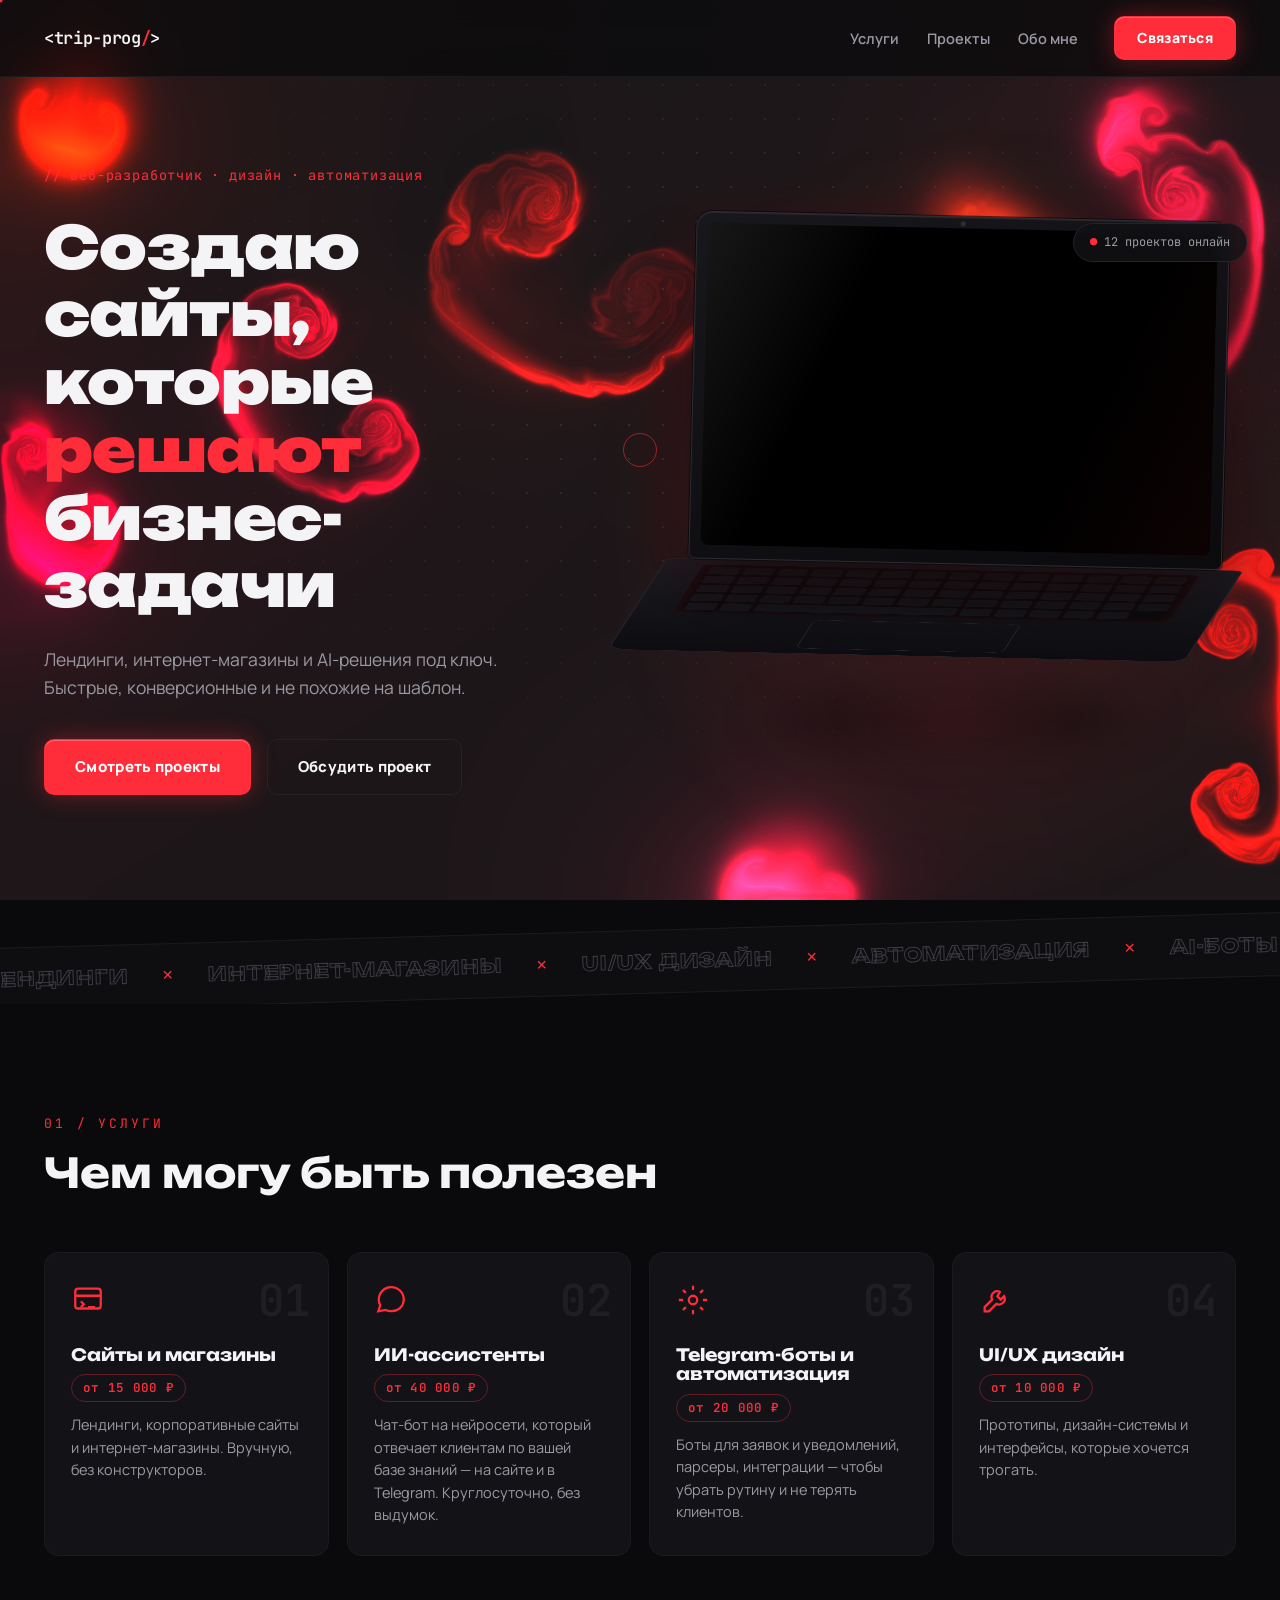
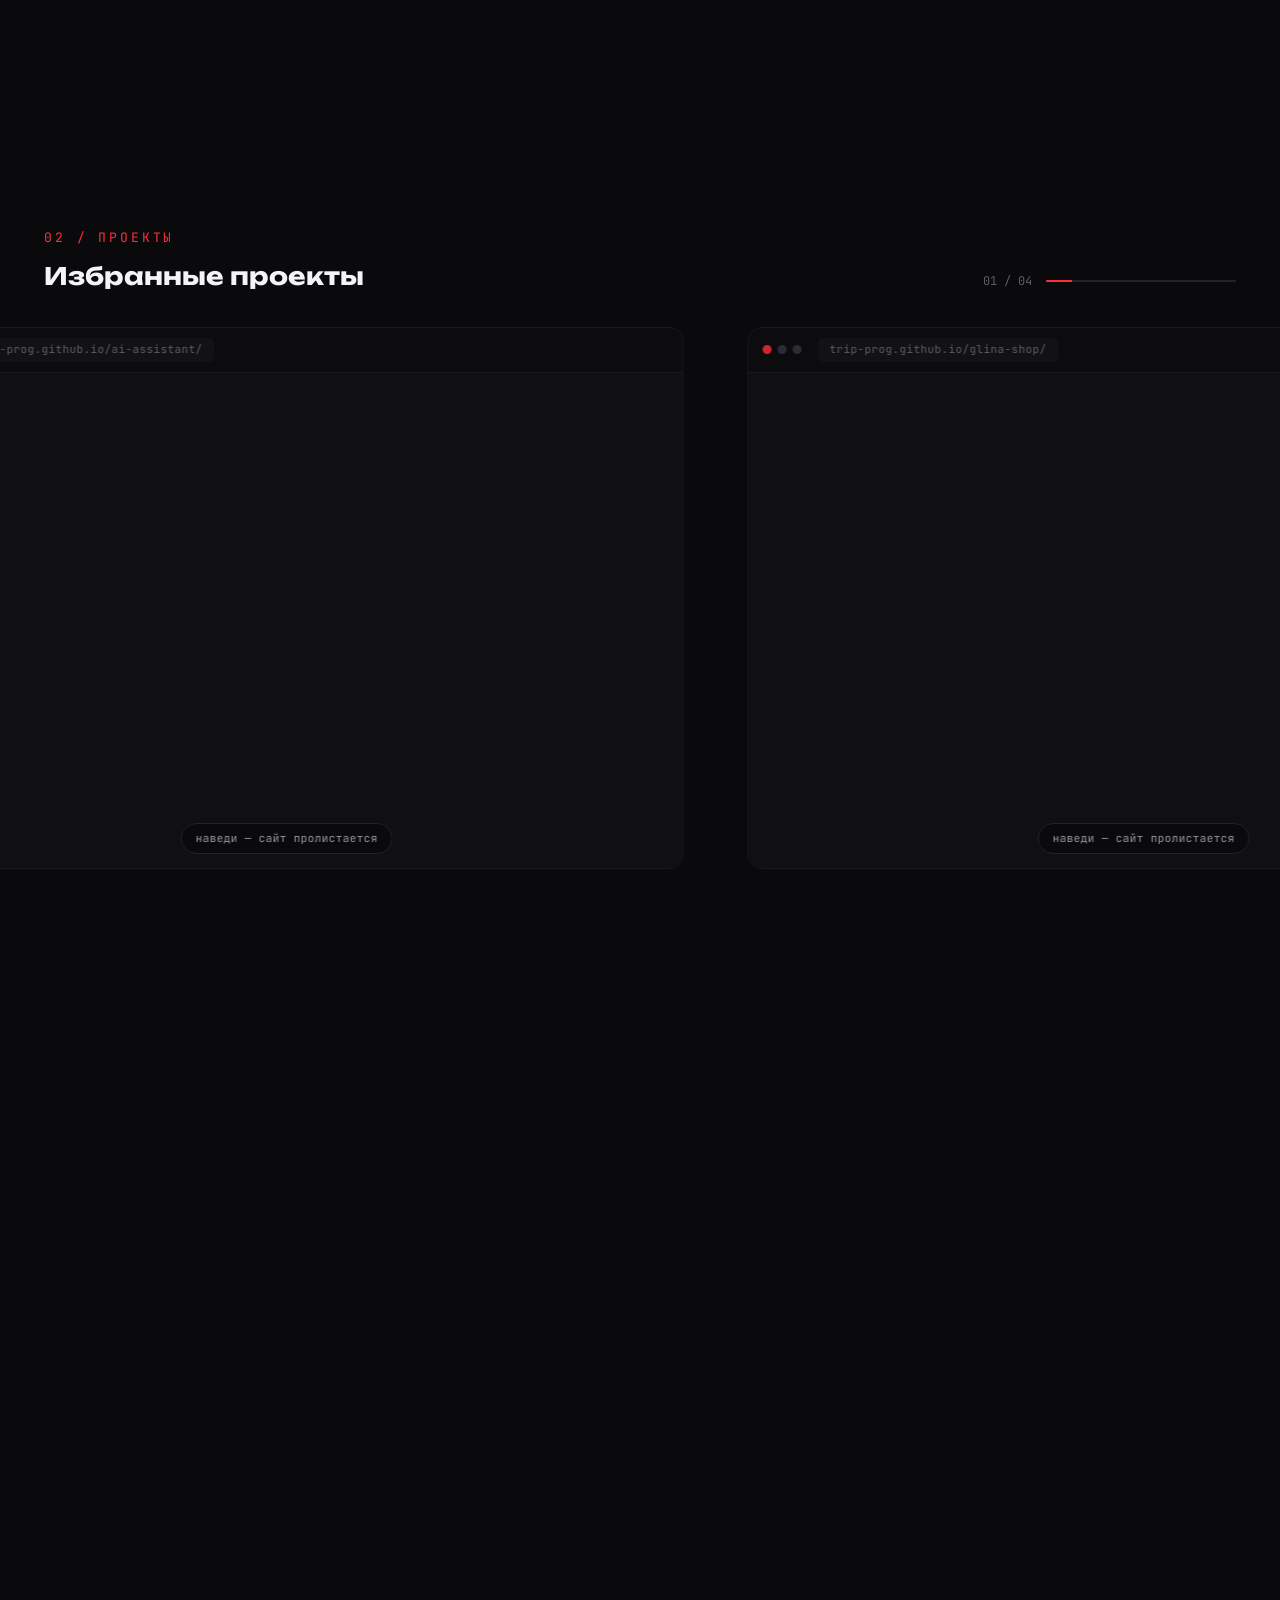
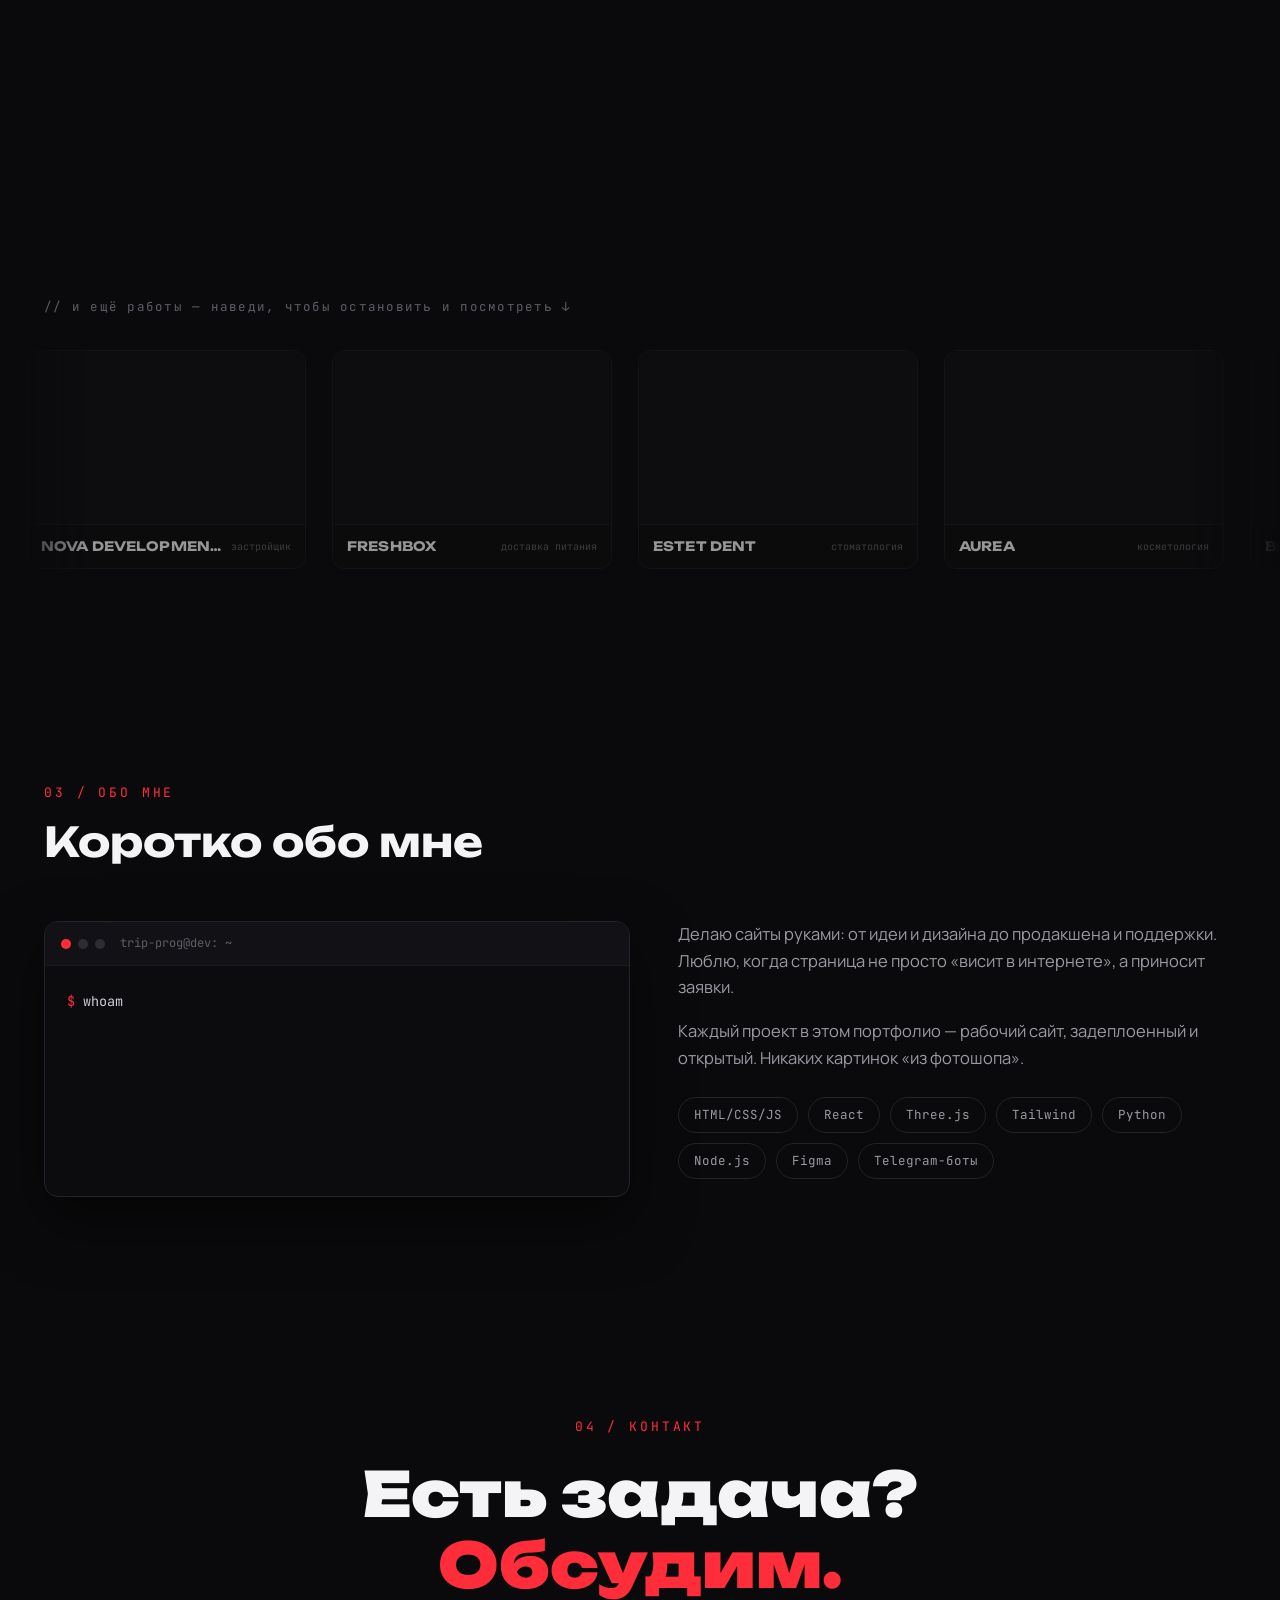
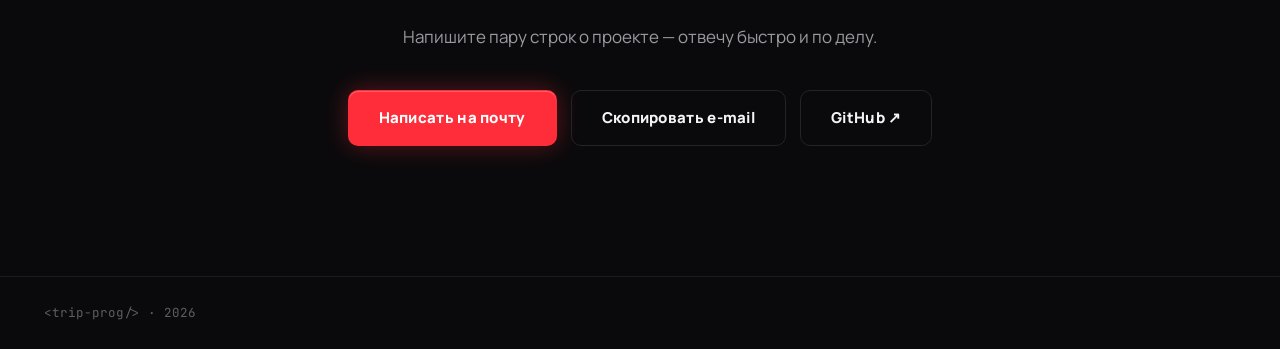
<file: index.html>
<!doctype html>
<html lang="ru">
<head>
  <meta charset="utf-8">
  <meta name="viewport" content="width=device-width, initial-scale=1">
  <title>trip-prog — создаю сайты, которые решают бизнес-задачи</title>
  <meta name="description" content="Веб-разработчик. Лендинги, интернет-магазины, ИИ-ассистенты и автоматизация. 12 живых проектов — каждый можно открыть и потрогать.">
  <meta property="og:title" content="trip-prog — разработка сайтов">
  <meta property="og:description" content="Лендинги, интернет-магазины, автоматизация. Все работы живые — открывай и смотри.">
  <link rel="icon" href="data:image/svg+xml,<svg xmlns='http://www.w3.org/2000/svg' viewBox='0 0 100 100'><text y='80' font-size='80' fill='%23ff2d3a' font-family='monospace'>/</text></svg>">
  <link rel="preconnect" href="https://fonts.googleapis.com">
  <link rel="preconnect" href="https://fonts.gstatic.com" crossorigin>
  <link href="https://fonts.googleapis.com/css2?family=Unbounded:wght@500;700;900&family=Manrope:wght@400;500;600;800&family=JetBrains+Mono:wght@400;600&family=Caveat:wght@600&display=swap&subset=cyrillic" rel="stylesheet">
  <link rel="stylesheet" href="css/style.css">
</head>
<body>

  <div class="cursor" aria-hidden="true"><div class="cursor-dot"></div><div class="cursor-ring"></div></div>

  <!-- ===== NAV ===== -->
  <header class="nav" id="top">
    <a class="logo" href="#top">&lt;trip-prog<span class="logo-slash">/</span>&gt;</a>
    <nav class="nav-links">
      <a href="#services">Услуги</a>
      <a href="#projects">Проекты</a>
      <a href="#about">Обо мне</a>
    </nav>
    <a href="#contact" class="btn btn-red btn-sm nav-cta">Связаться</a>
    <button class="burger" aria-label="Меню"><span></span><span></span><span></span></button>
  </header>

  <!-- ===== HERO ===== -->
  <section class="hero">
    <div class="hero-bg" aria-hidden="true">
      <div class="hero-glow"></div>
      <div class="hero-dots"></div>
    </div>

    <div class="hero-inner">
      <div class="hero-text">
        <div class="kicker mono">// веб-разработчик · дизайн · автоматизация</div>
        <h1 class="hero-title">
          Создаю сайты,<br>
          которые <span class="red glitch-word" data-text="решают">решают</span><br>
          бизнес-задачи
        </h1>
        <p class="hero-sub">
          Лендинги, интернет-магазины и AI-решения под ключ.
          Быстрые, конверсионные и не похожие на шаблон.
        </p>
        <div class="hero-btns">
          <a href="#projects" class="btn btn-red">Смотреть проекты</a>
          <a href="#contact" class="btn btn-ghost">Обсудить проект</a>
        </div>
      </div>

      <div class="hero-visual">
        <div class="scene">
          <div class="laptop-float">
            <div class="laptop" id="laptop">
              <div class="lid">
                <div class="camera"></div>
                <div class="screen" id="laptop-screen">
                  <div class="screen-boot mono">loading…</div>
                </div>
                <div class="screen-glare"></div>
              </div>
              <div class="base">
                <div class="keyboard" id="keyboard"></div>
                <div class="trackpad"></div>
              </div>
            </div>
            <div class="laptop-shadow"></div>
          </div>
        </div>
        <div class="hero-chip mono chip-a">12 проектов онлайн</div>
      </div>
    </div>
  </section>

  <!-- ===== MARQUEE ===== -->
  <div class="marquee-wrap" aria-hidden="true">
    <div class="marquee">
      <div class="marquee-track" id="marquee-track">
        <span>Лендинги</span><i>✕</i><span>Интернет-магазины</span><i>✕</i><span>UI/UX дизайн</span><i>✕</i><span>Автоматизация</span><i>✕</i><span>AI-боты</span><i>✕</i><span>Three.js / WebGL</span><i>✕</i>
      </div>
    </div>
  </div>

  <!-- ===== SERVICES ===== -->
  <section class="section" id="services">
    <div class="section-head reveal">
      <div class="mono section-index">01 / услуги</div>
      <h2>Чем могу быть полезен</h2>
    </div>
    <div class="services-grid">
      <div class="service-card reveal">
        <div class="service-num mono">01</div>
        <svg class="service-icon" viewBox="0 0 24 24" fill="none" stroke="currentColor" stroke-width="1.6"><rect x="3" y="4" width="18" height="14" rx="2"/><path d="M3 9h18M7 13l2 2-2 2m5 0h5"/></svg>
        <h3>Сайты и магазины</h3>
        <div class="service-price mono">от 15 000 ₽</div>
        <p>Лендинги, корпоративные сайты и интернет-магазины. Вручную, без конструкторов.</p>
      </div>
      <div class="service-card reveal">
        <div class="service-num mono">02</div>
        <svg class="service-icon" viewBox="0 0 24 24" fill="none" stroke="currentColor" stroke-width="1.6"><path d="M21 11.5a8.38 8.38 0 0 1-8.9 8.4 8.5 8.5 0 0 1-3.9-.9L3 20l1.4-4.2a8.4 8.4 0 0 1-1-4A8.38 8.38 0 0 1 21 11.5z"/></svg>
        <h3>ИИ-ассистенты</h3>
        <div class="service-price mono">от 40 000 ₽</div>
        <p>Чат-бот на нейросети, который отвечает клиентам по вашей базе знаний — на сайте и в Telegram. Круглосуточно, без выдумок.</p>
      </div>
      <div class="service-card reveal">
        <div class="service-num mono">03</div>
        <svg class="service-icon" viewBox="0 0 24 24" fill="none" stroke="currentColor" stroke-width="1.6"><circle cx="12" cy="12" r="3"/><path d="M12 2v3m0 14v3M2 12h3m14 0h3M4.9 4.9l2.1 2.1m10 10l2.1 2.1m0-14.2l-2.1 2.1m-10 10l-2.1 2.1"/></svg>
        <h3>Telegram-боты и автоматизация</h3>
        <div class="service-price mono">от 20 000 ₽</div>
        <p>Боты для заявок и уведомлений, парсеры, интеграции — чтобы убрать рутину и не терять клиентов.</p>
      </div>
      <div class="service-card reveal">
        <div class="service-num mono">04</div>
        <svg class="service-icon" viewBox="0 0 24 24" fill="none" stroke="currentColor" stroke-width="1.6"><path d="M14.7 6.3a4 4 0 00-5.4 5.4L4 17v3h3l5.3-5.3a4 4 0 005.4-5.4l-2.4 2.4-2.3-2.3z"/></svg>
        <h3>UI/UX дизайн</h3>
        <div class="service-price mono">от 10 000 ₽</div>
        <p>Прототипы, дизайн-системы и интерфейсы, которые хочется трогать.</p>
      </div>
    </div>
  </section>

  <!-- ===== PROJECTS ===== -->
  <section class="projects-pin" id="projects">
    <div class="projects-sticky">
      <div class="projects-head reveal">
        <div>
          <div class="mono section-index">02 / проекты</div>
          <h2>Избранные проекты</h2>
        </div>
        <div class="projects-progress" aria-hidden="true">
          <span class="mono" id="proj-count">01 / 04</span>
          <div class="proj-bar"><i id="proj-bar-fill"></i></div>
        </div>
      </div>
      <div class="projects-track" id="projects-track"><!-- js --></div>
    </div>
  </section>

  <!-- ===== ПЛЫВУЩАЯ ЛЕНТА ОСТАЛЬНЫХ ПРОЕКТОВ ===== -->
  <section class="flow-section" aria-label="Ещё работы">
    <div class="flow-head reveal">
      <span class="mono flow-kicker">// и ещё работы — наведи, чтобы остановить и посмотреть ↓</span>
    </div>
    <div class="flow" id="flow">
      <div class="flow-track" id="flow-track"><!-- js --></div>
    </div>
  </section>

  <!-- ===== ABOUT ===== -->
  <section class="section" id="about">
    <div class="section-head reveal">
      <div class="mono section-index">03 / обо мне</div>
      <h2>Коротко обо мне</h2>
    </div>
    <div class="about-grid">
      <div class="terminal reveal" id="terminal">
        <div class="term-bar"><i></i><i></i><i></i><span class="mono">trip-prog@dev: ~</span></div>
        <div class="term-body mono" id="term-body"></div>
      </div>
      <div class="about-text reveal">
        <p>Делаю сайты руками: от идеи и дизайна до продакшена и поддержки. Люблю, когда страница не просто «висит в интернете», а приносит заявки.</p>
        <p>Каждый проект в этом портфолио — рабочий сайт, задеплоенный и открытый. Никаких картинок «из фотошопа».</p>
        <div class="stack">
          <span class="mono">HTML/CSS/JS</span><span class="mono">React</span><span class="mono">Three.js</span><span class="mono">Tailwind</span><span class="mono">Python</span><span class="mono">Node.js</span><span class="mono">Figma</span><span class="mono">Telegram-боты</span>
        </div>
      </div>
    </div>
  </section>

  <!-- ===== CONTACT ===== -->
  <section class="section contact" id="contact">
    <div class="contact-inner reveal">
      <div class="mono section-index">04 / контакт</div>
      <h2 class="contact-title">Есть задача?<br><span class="red">Обсудим.</span></h2>
      <p class="contact-sub">Напишите пару строк о проекте — отвечу быстро и по делу.</p>
      <div class="contact-btns">
        <a class="btn btn-red" href="https://mail.google.com/mail/?view=cm&fs=1&to=tripolev04@gmail.com&su=%D0%97%D0%B0%D0%BA%D0%B0%D0%B7%20%D1%81%D0%B0%D0%B9%D1%82%D0%B0" target="_blank" rel="noopener">Написать на почту</a>
        <button class="btn btn-ghost" id="copy-mail" data-mail="tripolev04@gmail.com">Скопировать e-mail</button>
        <a class="btn btn-ghost" href="https://github.com/trip-prog" target="_blank" rel="noopener">GitHub ↗</a>
      </div>
    </div>
  </section>

  <footer class="footer">
    <span class="mono">&lt;trip-prog/&gt; · {{year}}</span>
  </footer>

  <script src="js/fluid.js"></script>
  <script src="js/main.js"></script>
</body>
</html>
</file>
<file: css/style.css>
/* ================= VARS / BASE ================= */
:root {
  --bg: #0a0a0c;
  --bg2: #0e0e11;
  --panel: #131317;
  --line: #232329;
  --line-soft: #1a1a1f;
  --red: #ff2d3a;
  --red-glow: rgba(255, 45, 58, .45);
  --red-soft: rgba(255, 45, 58, .12);
  --white: #f4f4f6;
  --gray: #9a9aa3;
  --gray-dim: #5d5d66;
  --radius: 14px;
  --font-head: 'Unbounded', sans-serif;
  --font-body: 'Manrope', sans-serif;
  --font-mono: 'JetBrains Mono', monospace;
}

* { margin: 0; padding: 0; box-sizing: border-box; }

html { scroll-behavior: smooth; }

body {
  background: var(--bg);
  color: var(--white);
  font-family: var(--font-body);
  font-size: 16px;
  line-height: 1.6;
  overflow-x: hidden;
}

::selection { background: var(--red); color: #fff; }

::-webkit-scrollbar { width: 10px; }
::-webkit-scrollbar-track { background: var(--bg); }
::-webkit-scrollbar-thumb { background: #2a2a30; border-radius: 6px; }
::-webkit-scrollbar-thumb:hover { background: var(--red); }

.mono { font-family: var(--font-mono); }
.red { color: var(--red); }
.caveat { font-family: 'Caveat', cursive; font-size: 22px; color: var(--gray); }

h1, h2, h3 { font-family: var(--font-head); font-weight: 700; line-height: 1.15; }

a { color: inherit; text-decoration: none; }

/* fluid background */
#fluid {
  position: fixed; inset: 0;
  width: 100%; height: 100%;
  z-index: 0;
  pointer-events: none;
}
.hero, .marquee-wrap, .section, .projects-pin, .flow-section, .footer { position: relative; z-index: 1; }

/* custom cursor */
.cursor { position: fixed; inset: 0; pointer-events: none; z-index: 1000; }
.cursor-dot, .cursor-ring {
  position: absolute; top: 0; left: 0;
  border-radius: 50%;
  transform: translate(-50%, -50%);
}
.cursor-dot { width: 5px; height: 5px; background: var(--red); }
.cursor-ring {
  width: 34px; height: 34px;
  border: 1px solid rgba(255, 45, 58, .55);
  transition: width .25s, height .25s, border-color .25s, background .25s;
}
.cursor.is-link .cursor-ring {
  width: 56px; height: 56px;
  border-color: var(--red);
  background: rgba(255, 45, 58, .08);
}
@media (hover: none), (pointer: coarse) {
  .cursor { display: none; }
}
@media (hover: hover) and (pointer: fine) {
  body { cursor: none; }
  a, button { cursor: none; }
}

/* buttons */
.btn {
  display: inline-flex; align-items: center; justify-content: center;
  padding: 15px 30px;
  border-radius: 10px;
  font-family: var(--font-body);
  font-weight: 800; font-size: 15px;
  letter-spacing: .02em;
  border: 1px solid transparent;
  transition: transform .3s cubic-bezier(.3,1.5,.4,1), box-shadow .25s, background .25s, border-color .25s, color .25s;
  background: none; color: var(--white);
}
.btn:active { transform: scale(.97); }
.btn-red {
  background: var(--red); color: #fff;
  box-shadow: 0 0 24px rgba(255, 45, 58, .35), inset 0 1px 0 rgba(255,255,255,.25);
}
.btn-red:hover { box-shadow: 0 0 44px rgba(255, 45, 58, .65), inset 0 1px 0 rgba(255,255,255,.25); transform: translateY(-2px); }
.btn-ghost { border-color: var(--line); color: var(--white); }
.btn-ghost:hover { border-color: var(--red); color: var(--red); transform: translateY(-2px); }
.btn-sm { padding: 10px 22px; font-size: 14px; }

/* ================= NAV ================= */
.nav {
  position: fixed; top: 0; left: 0; right: 0; z-index: 100;
  display: flex; align-items: center; gap: 36px;
  padding: 16px 44px;
  background: rgba(10, 10, 12, .72);
  backdrop-filter: blur(14px);
  -webkit-backdrop-filter: blur(14px);
  border-bottom: 1px solid var(--line-soft);
}
.logo {
  font-family: var(--font-mono); font-weight: 600; font-size: 17px;
  letter-spacing: -.02em;
}
.logo-slash { color: var(--red); }
.logo.boom { animation: logo-boom .5s ease; }
@keyframes logo-boom {
  0% { transform: scale(1); }
  30% { transform: scale(1.22) rotate(-4deg); }
  60% { transform: scale(.94) rotate(3deg); }
  100% { transform: scale(1); }
}
.nav-links { display: flex; gap: 28px; margin-left: auto; }
.nav-links a {
  font-size: 14.5px; font-weight: 600; color: var(--gray);
  transition: color .2s;
  position: relative;
}
.nav-links a::after {
  content: ''; position: absolute; left: 0; bottom: -4px;
  width: 0; height: 2px; background: var(--red);
  transition: width .25s;
}
.nav-links a:hover { color: var(--white); }
.nav-links a:hover::after { width: 100%; }
.burger { display: none; }

/* ================= HERO ================= */
.hero {
  position: relative;
  min-height: 100vh;
  display: flex; align-items: center;
  padding: 120px 44px 60px;
  overflow: hidden;
}
.hero-bg { position: absolute; inset: 0; z-index: 0; }
.hero-glow {
  position: absolute; top: 8%; right: -12%;
  width: 900px; height: 900px;
  background: radial-gradient(circle, rgba(255, 45, 58, .16) 0%, transparent 62%);
  filter: blur(10px);
}
.hero-dots {
  position: absolute; inset: 0;
  background-image: radial-gradient(rgba(255,255,255,.13) 1px, transparent 1px);
  background-size: 34px 34px;
  mask-image: radial-gradient(ellipse 75% 70% at 60% 40%, #000 0%, transparent 72%);
  -webkit-mask-image: radial-gradient(ellipse 75% 70% at 60% 40%, #000 0%, transparent 72%);
}
.hero-inner {
  position: relative; z-index: 1;
  display: grid;
  grid-template-columns: minmax(0, 1.05fr) minmax(0, 1fr);
  align-items: center;
  gap: 40px;
  width: 100%; max-width: 1280px;
  margin: 0 auto;
}
.kicker { font-size: 13.5px; color: var(--red); letter-spacing: .06em; margin-bottom: 26px; }
.hero-title {
  font-size: clamp(34px, 4.6vw, 62px);
  font-weight: 900;
  letter-spacing: -.01em;
  margin-bottom: 26px;
}
.hero-sub { color: var(--gray); font-size: 17.5px; max-width: 470px; margin-bottom: 38px; }
.hero-btns { display: flex; gap: 16px; flex-wrap: wrap; }
/* glitch word */
.glitch-word { position: relative; display: inline-block; }
.glitch-word::before, .glitch-word::after {
  content: attr(data-text);
  position: absolute; inset: 0;
  opacity: 0;
}
.glitch-word.glitching::before {
  opacity: .8; color: #38e8ff;
  transform: translate(-3px, 2px);
  clip-path: inset(20% 0 40% 0);
  animation: glitch-a .32s steps(2) both;
}
.glitch-word.glitching::after {
  opacity: .8; color: var(--red);
  transform: translate(3px, -2px);
  clip-path: inset(55% 0 15% 0);
  animation: glitch-b .32s steps(2) both;
}
@keyframes glitch-a { 0% { clip-path: inset(10% 0 60% 0); } 50% { clip-path: inset(45% 0 25% 0); } 100% { clip-path: inset(70% 0 5% 0); } }
@keyframes glitch-b { 0% { clip-path: inset(65% 0 10% 0); } 50% { clip-path: inset(20% 0 55% 0); } 100% { clip-path: inset(5% 0 80% 0); } }

/* ---------- laptop ---------- */
.hero-visual { position: relative; }
.scene {
  perspective: 1500px;
  width: 100%;
  display: flex; justify-content: center;
}
.laptop-float { animation: float 6.5s ease-in-out infinite; }
@keyframes float {
  0%, 100% { transform: translateY(0); }
  50% { transform: translateY(-13px); }
}
.laptop {
  --rx: 8deg; --ry: 9deg;
  position: relative;
  width: 540px;
  transform-style: preserve-3d;
  transform: rotateX(var(--rx)) rotateY(var(--ry));
  will-change: transform;
}
.lid {
  position: relative;
  width: 540px; height: 348px;
  background: linear-gradient(160deg, #17171c, #0b0b0e);
  border: 1px solid #2c2c34;
  border-radius: 16px 16px 6px 6px;
  padding: 11px 11px 13px;
  transform-style: preserve-3d;
  transform-origin: bottom center;
  transform: rotateX(-9deg);
  box-shadow:
    0 0 0 1px rgba(0,0,0,.6),
    0 30px 80px rgba(0,0,0,.55),
    -18px 10px 60px rgba(255, 45, 58, .12),
    inset 0 1px 0 rgba(255,255,255,.07);
}
.camera {
  position: absolute; top: 4px; left: 50%;
  width: 5px; height: 5px; border-radius: 50%;
  background: #2f2f38;
  transform: translateX(-50%);
  z-index: 3;
}
.screen {
  position: relative;
  width: 100%; height: 100%;
  border-radius: 8px;
  overflow: hidden;
  background: #000;
}
.screen iframe {
  position: absolute; top: 0; left: 0;
  width: 1440px; height: 902px;
  border: 0;
  transform: scale(0.3597);
  transform-origin: top left;
  pointer-events: none;
  opacity: 0;
  transition: opacity .9s ease;
  background: #000;
}
.screen iframe.on { opacity: 1; }
.screen-boot {
  position: absolute; inset: 0;
  display: flex; align-items: center; justify-content: center;
  color: var(--red); font-size: 13px; letter-spacing: .3em;
  animation: boot-blink 1.1s steps(2) infinite;
}
@keyframes boot-blink { 50% { opacity: .25; } }
.screen-glare {
  position: absolute; inset: 11px 11px 13px;
  border-radius: 8px;
  background: linear-gradient(115deg, rgba(255,255,255,.09) 0%, transparent 28%, transparent 70%, rgba(255,45,58,.05) 100%);
  pointer-events: none;
  z-index: 2;
}
.base {
  position: absolute; top: 100%; left: -22px;
  width: 584px; height: 380px;
  background: linear-gradient(180deg, #1c1c22 0%, #131318 55%, #0d0d11 100%);
  border: 1px solid #26262e;
  border-radius: 10px 10px 22px 22px;
  transform-origin: top center;
  transform: rotateX(-84deg);
  padding: 22px 40px;
  box-shadow: inset 0 2px 3px rgba(255,255,255,.05);
}
.keyboard {
  display: grid;
  grid-template-columns: repeat(14, 1fr);
  gap: 5px;
  height: 200px;
  padding: 10px;
  background: #0b0b0e;
  border-radius: 8px;
  box-shadow: inset 0 0 22px rgba(255, 45, 58, .13);
}
.key {
  background: #16161b;
  border-radius: 4px;
  box-shadow: 0 0 5px rgba(255, 45, 58, .09), inset 0 -2px 0 rgba(0,0,0,.5);
}
.key.wide { grid-column: span 2; }
.key.space { grid-column: span 6; }
.trackpad {
  width: 210px; height: 118px;
  margin: 18px auto 0;
  border: 1px solid #26262e;
  border-radius: 10px;
  background: linear-gradient(180deg, #121217, #0e0e12);
}
.laptop-shadow {
  width: 78%; height: 46px;
  margin: 130px auto 0;
  border-radius: 50%;
  background: radial-gradient(ellipse, rgba(255, 45, 58, .22) 0%, rgba(0,0,0,.55) 45%, transparent 70%);
  filter: blur(22px);
}
.hero-chip {
  position: absolute;
  padding: 9px 16px;
  font-size: 12px; color: var(--gray);
  background: rgba(19, 19, 23, .82);
  border: 1px solid var(--line);
  border-radius: 999px;
  backdrop-filter: blur(6px);
}
.hero-chip::before { content: '● '; color: var(--red); }
.chip-a { top: 1%; right: -2%; animation: float 7.5s .8s ease-in-out infinite; }

/* ================= MARQUEE ================= */
.marquee-wrap { padding: 30px 0 10px; overflow: hidden; }
.marquee {
  transform: rotate(-1.6deg);
  background: var(--bg2);
  border-top: 1px solid var(--line-soft);
  border-bottom: 1px solid var(--line-soft);
  overflow: hidden;
  width: 103%;
  margin-left: -1.5%;
}
.marquee-track {
  display: inline-flex; align-items: center; gap: 34px;
  padding: 16px 0;
  white-space: nowrap;
  animation: marquee 28s linear infinite;
}
.marquee-track span {
  font-family: var(--font-head);
  font-size: 19px; font-weight: 700;
  letter-spacing: .04em;
  color: transparent;
  -webkit-text-stroke: 1px #3c3c45;
  text-transform: uppercase;
  transition: color .3s;
}
.marquee-track i { color: var(--red); font-style: normal; font-size: 14px; }
@keyframes marquee { to { transform: translateX(-50%); } }

/* ================= SECTIONS ================= */
.section { padding: 110px 44px; max-width: 1280px; margin: 0 auto; }
.section-head { margin-bottom: 56px; position: relative; }
.section-index { color: var(--red); font-size: 13px; letter-spacing: .22em; margin-bottom: 14px; text-transform: uppercase; }
.section-head h2 { font-size: clamp(26px, 3.2vw, 44px); font-weight: 700; }

/* reveal on scroll */
.reveal { opacity: 0; transform: translateY(34px); transition: opacity .7s ease, transform .7s ease; }
.reveal.in { opacity: 1; transform: none; }

/* ================= SERVICES ================= */
.services-grid {
  display: grid;
  grid-template-columns: repeat(4, 1fr);
  gap: 18px;
}
.service-card {
  position: relative;
  background: var(--panel);
  border: 1px solid var(--line-soft);
  border-radius: var(--radius);
  padding: 30px 26px 28px;
  overflow: hidden;
  transition: transform .3s, border-color .3s, box-shadow .3s, opacity .7s ease;
}
.service-card:hover {
  transform: translateY(-6px);
  border-color: rgba(255, 45, 58, .55);
  box-shadow: 0 18px 44px rgba(0,0,0,.5), 0 0 30px rgba(255, 45, 58, .12);
}
.service-num {
  position: absolute; top: 12px; right: 18px;
  font-size: 44px; font-weight: 600;
  color: rgba(255,255,255,.05);
  transition: color .3s;
}
.service-card:hover .service-num { color: rgba(255, 45, 58, .22); }
.service-icon { width: 34px; height: 34px; color: var(--red); margin-bottom: 20px; }
.service-card h3 { font-size: 17px; margin-bottom: 10px; font-weight: 700; }
.service-price {
  display: inline-block;
  color: var(--red);
  font-size: 12.5px;
  font-weight: 600;
  letter-spacing: .02em;
  margin-bottom: 12px;
  padding: 3px 11px;
  border: 1px solid rgba(255, 45, 58, .35);
  border-radius: 999px;
}
.service-card p { color: var(--gray); font-size: 14.5px; line-height: 1.55; }

/* ============ PROJECTS: горизонтальная лента ============ */
.projects-pin { position: relative; }
.projects-sticky {
  display: flex;
  flex-direction: column;
  justify-content: center;
}
.projects-head { position: relative; }
.projects-progress {
  display: none;
  align-items: center; gap: 14px;
  color: var(--gray-dim); font-size: 12px;
}
.proj-bar {
  width: 190px; height: 2px;
  background: var(--line);
  border-radius: 2px;
  overflow: hidden;
}
.proj-bar i {
  display: block;
  height: 100%; width: 0%;
  background: var(--red);
  box-shadow: 0 0 10px var(--red-glow);
}

.projects-track { display: flex; }

.slide { display: flex; align-items: center; }
.slide-meta { flex: 0 0 auto; }
.slide-num {
  font-family: var(--font-head);
  font-size: 54px; font-weight: 900; line-height: 1;
  color: transparent;
  -webkit-text-stroke: 1px rgba(255, 45, 58, .55);
  margin-bottom: 16px;
}
.slide-title { font-size: 24px; font-weight: 700; margin-bottom: 12px; }
.slide-desc { color: var(--gray); font-size: 15px; line-height: 1.55; margin-bottom: 16px; }
.slide .project-tags { display: flex; flex-wrap: wrap; gap: 8px; }
.slide-open { margin-top: 22px; }

.slide .browser-frame {
  position: relative;
  display: block;
  background: #0c0c0f;
  border: 1px solid var(--line-soft);
  border-radius: var(--radius);
  overflow: hidden;
  transition: border-color .35s, box-shadow .35s;
}
.slide .browser-frame:hover {
  border-color: rgba(255, 45, 58, .6);
  box-shadow: 0 24px 70px rgba(0,0,0,.55), 0 0 40px rgba(255, 45, 58, .16);
}
.browser-bar {
  display: flex; align-items: center; gap: 6px;
  padding: 10px 14px;
  border-bottom: 1px solid var(--line-soft);
}
.browser-bar i { width: 9px; height: 9px; border-radius: 50%; background: #2c2c34; }
.browser-bar i:first-child { background: var(--red); opacity: .8; }
.browser-url {
  margin-left: 10px;
  font-family: var(--font-mono);
  font-size: 11px; color: var(--gray-dim);
  background: #121216;
  border-radius: 6px;
  padding: 3px 12px;
  overflow: hidden; text-overflow: ellipsis; white-space: nowrap;
  max-width: 75%;
}
.preview {
  position: relative;
  overflow: hidden;
  background: #101014;
  aspect-ratio: 1440 / 902;
}
.preview iframe {
  position: absolute; top: 0; left: 0;
  width: 1440px; height: 902px;
  border: 0;
  pointer-events: none;
  transform-origin: top left;
  background: #101014;
}
.preview .ph {
  position: absolute; inset: 0;
  display: flex; align-items: center; justify-content: center;
  color: var(--gray-dim);
  font-family: var(--font-mono); font-size: 12px; letter-spacing: .2em;
}
.slide-hint {
  position: absolute; left: 50%; bottom: 14px;
  transform: translateX(-50%);
  padding: 6px 14px;
  font-size: 11px; color: var(--gray);
  background: rgba(10, 10, 12, .82);
  border: 1px solid var(--line);
  border-radius: 999px;
  backdrop-filter: blur(6px);
  white-space: nowrap;
  pointer-events: none;
  transition: opacity .3s;
}
.slide .browser-frame:hover .slide-hint { opacity: 0; }
.tag {
  font-family: var(--font-mono);
  font-size: 11px;
  color: var(--gray);
  border: 1px solid var(--line);
  border-radius: 999px;
  padding: 3px 11px;
}
.tag.hot { color: var(--red); border-color: rgba(255, 45, 58, .4); }

/* десктоп: пин секции + горизонтальное движение */
@media (min-width: 901px) {
  .projects-sticky {
    position: sticky; top: 0;
    height: 100vh;
    overflow: hidden;
    padding-top: 66px;
  }
  .projects-head {
    display: flex; align-items: flex-end; justify-content: space-between; gap: 30px;
    width: 100%; max-width: 1280px;
    margin: 0 auto 36px;
    padding: 0 44px;
  }
  .projects-progress { display: flex; }
  .projects-track {
    align-items: center;
    gap: 5vw;
    width: max-content;
    padding-inline: max(44px, calc((100vw - 1192px) / 2));
    will-change: transform;
  }
  .slide { gap: 46px; }
  .slide-flip { flex-direction: row-reverse; }
  .slide-meta { width: 290px; }
  .slide .browser-frame { width: min(62vw, calc((100vh - 300px) * 1.59)); }
}
@media (min-width: 901px) and (max-width: 1200px) {
  .slide-meta { width: 230px; }
}

/* планшет/мобайл: обычный вертикальный список */
@media (max-width: 900px) {
  .projects-pin { height: auto !important; }
  .projects-sticky { padding: 80px 22px; }
  .projects-head { margin-bottom: 42px; }
  .projects-track { flex-direction: column; gap: 46px; transform: none !important; }
  .slide { flex-direction: column; align-items: stretch; gap: 18px; }
  .slide .browser-frame { width: 100%; order: -1; }
  .slide-meta { width: auto; }
  .slide-num { font-size: 38px; margin-bottom: 10px; }
  .slide-hint { display: none; }
}

/* ============ ПЛЫВУЩАЯ ЛЕНТА ОСТАЛЬНЫХ ============ */
.flow-section { padding: 14px 0 96px; overflow: hidden; }
.flow-head { max-width: 1280px; margin: 0 auto 24px; padding: 0 44px; }
.flow-kicker { color: var(--gray-dim); font-size: 12.5px; letter-spacing: .1em; }

.flow {
  overflow: hidden;
  -webkit-mask-image: linear-gradient(90deg, transparent, #000 7%, #000 93%, transparent);
  mask-image: linear-gradient(90deg, transparent, #000 7%, #000 93%, transparent);
}
.flow-track {
  display: flex;
  gap: 26px;
  width: max-content;
  padding: 8px 26px;
  animation: flow-marquee 55s linear infinite;
  will-change: transform;
}
.flow:hover .flow-track { animation-play-state: paused; }
@keyframes flow-marquee { to { transform: translateX(-50%); } }

.flow-card {
  flex: 0 0 auto;
  width: 280px;
  display: block;
  background: #0c0c0f;
  border: 1px solid var(--line-soft);
  border-radius: 12px;
  overflow: hidden;
  opacity: .6;
  filter: saturate(.8);
  transition: opacity .35s, transform .35s, border-color .35s, box-shadow .35s, filter .35s;
}
.flow-card:hover {
  opacity: 1;
  filter: none;
  transform: translateY(-6px);
  border-color: rgba(255, 45, 58, .55);
  box-shadow: 0 20px 50px rgba(0,0,0,.5), 0 0 30px rgba(255, 45, 58, .14);
}
.flow-preview { border-bottom: 1px solid var(--line-soft); }
.flow-cap {
  display: flex; align-items: center; justify-content: space-between; gap: 10px;
  padding: 11px 14px;
}
.flow-title {
  font-family: var(--font-head);
  font-size: 13px; font-weight: 700; letter-spacing: .01em;
  white-space: nowrap; overflow: hidden; text-overflow: ellipsis;
}
.flow-tag { font-size: 10px; color: var(--gray-dim); white-space: nowrap; }

@media (max-width: 900px) {
  .flow-head { padding: 0 22px; }
  .flow-section { padding-bottom: 70px; }
  .flow-card { width: 220px; opacity: .78; }
  .flow-track { animation-duration: 42s; }
}

/* ================= ABOUT ================= */
.about-grid {
  display: grid;
  grid-template-columns: 1.05fr 1fr;
  gap: 48px;
  align-items: start;
}
.terminal {
  background: #0c0c0f;
  border: 1px solid var(--line);
  border-radius: var(--radius);
  overflow: hidden;
  box-shadow: 0 24px 60px rgba(0,0,0,.5);
}
.term-bar {
  display: flex; align-items: center; gap: 7px;
  padding: 12px 16px;
  background: #121216;
  border-bottom: 1px solid var(--line-soft);
}
.term-bar i { width: 10px; height: 10px; border-radius: 50%; background: #2c2c34; }
.term-bar i:first-child { background: var(--red); }
.term-bar span { margin-left: 8px; font-size: 12px; color: var(--gray-dim); }
.term-body {
  padding: 22px 22px 26px;
  font-size: 13.5px;
  line-height: 2.05;
  min-height: 230px;
  color: #cfcfd6;
}
.term-body .ln .p { color: var(--red); }
.term-body .ln .c { color: var(--gray-dim); }
.term-caret {
  display: inline-block;
  width: 8px; height: 15px;
  background: var(--red);
  vertical-align: -2px;
  animation: boot-blink 1s steps(2) infinite;
}
.about-text p { color: var(--gray); margin-bottom: 18px; font-size: 16.5px; }
.stack { display: flex; flex-wrap: wrap; gap: 10px; margin-top: 26px; }
.stack span {
  font-size: 12.5px;
  color: var(--gray);
  border: 1px solid var(--line);
  padding: 7px 15px;
  border-radius: 999px;
  transition: border-color .25s, color .25s;
}
.stack span:hover { border-color: var(--red); color: var(--white); }

/* ================= CONTACT ================= */
.contact { text-align: center; padding-bottom: 130px; }
.contact-inner { max-width: 720px; margin: 0 auto; }
.contact .section-index { margin-bottom: 20px; }
.contact-title { font-size: clamp(34px, 5vw, 62px); font-weight: 900; margin-bottom: 22px; }
.contact-sub { color: var(--gray); margin-bottom: 40px; font-size: 17px; }
.contact-btns { display: flex; gap: 14px; justify-content: center; flex-wrap: wrap; }

/* ================= FOOTER ================= */
.footer {
  display: flex; justify-content: space-between; align-items: center;
  padding: 26px 44px;
  border-top: 1px solid var(--line-soft);
  color: var(--gray-dim);
  font-size: 12.5px;
}

/* ================= RESPONSIVE ================= */
@media (max-width: 1120px) {
  .hero-inner { grid-template-columns: minmax(0, 1fr); gap: 80px; }
  .hero-text { text-align: center; }
  .hero-sub { margin-inline: auto; }
  .hero-btns, .hero-note { justify-content: center; }
  .hero-visual { transform: scale(.92); }
  .services-grid { grid-template-columns: repeat(2, 1fr); }
  .about-grid { grid-template-columns: 1fr; }
}
@media (max-width: 820px) {
  .nav { padding: 14px 22px; gap: 20px; }
  .nav-links, .nav-cta { display: none; }
  .burger {
    display: flex; flex-direction: column; gap: 5px;
    margin-left: auto;
    background: none; border: 0; padding: 6px;
  }
  .burger span { width: 24px; height: 2px; background: var(--white); transition: transform .3s, opacity .3s; }
  .nav.open .nav-links {
    display: flex; flex-direction: column;
    position: absolute; top: 100%; left: 0; right: 0;
    background: rgba(10,10,12,.97);
    padding: 24px 22px 30px;
    border-bottom: 1px solid var(--line);
  }
  .nav.open .burger span:nth-child(1) { transform: translateY(7px) rotate(45deg); }
  .nav.open .burger span:nth-child(2) { opacity: 0; }
  .nav.open .burger span:nth-child(3) { transform: translateY(-7px) rotate(-45deg); }
  .section { padding: 80px 22px; }
  .hero { padding: 110px 22px 40px; }
  .hero-title { font-size: clamp(24px, 7.4vw, 34px); }
  .kicker { font-size: 12px; }
  .hero-sub { font-size: 15.5px; }
  .services-grid { grid-template-columns: 1fr; }
  .hero-visual { transform: scale(.62); margin: -60px 0 -190px; }
  .hero-chip { display: none; }
  .footer { flex-direction: column; gap: 8px; }
}
@media (prefers-reduced-motion: reduce) {
  *, *::before, *::after { animation-duration: .01ms !important; transition-duration: .01ms !important; }
  html { scroll-behavior: auto; }
}
</file>
